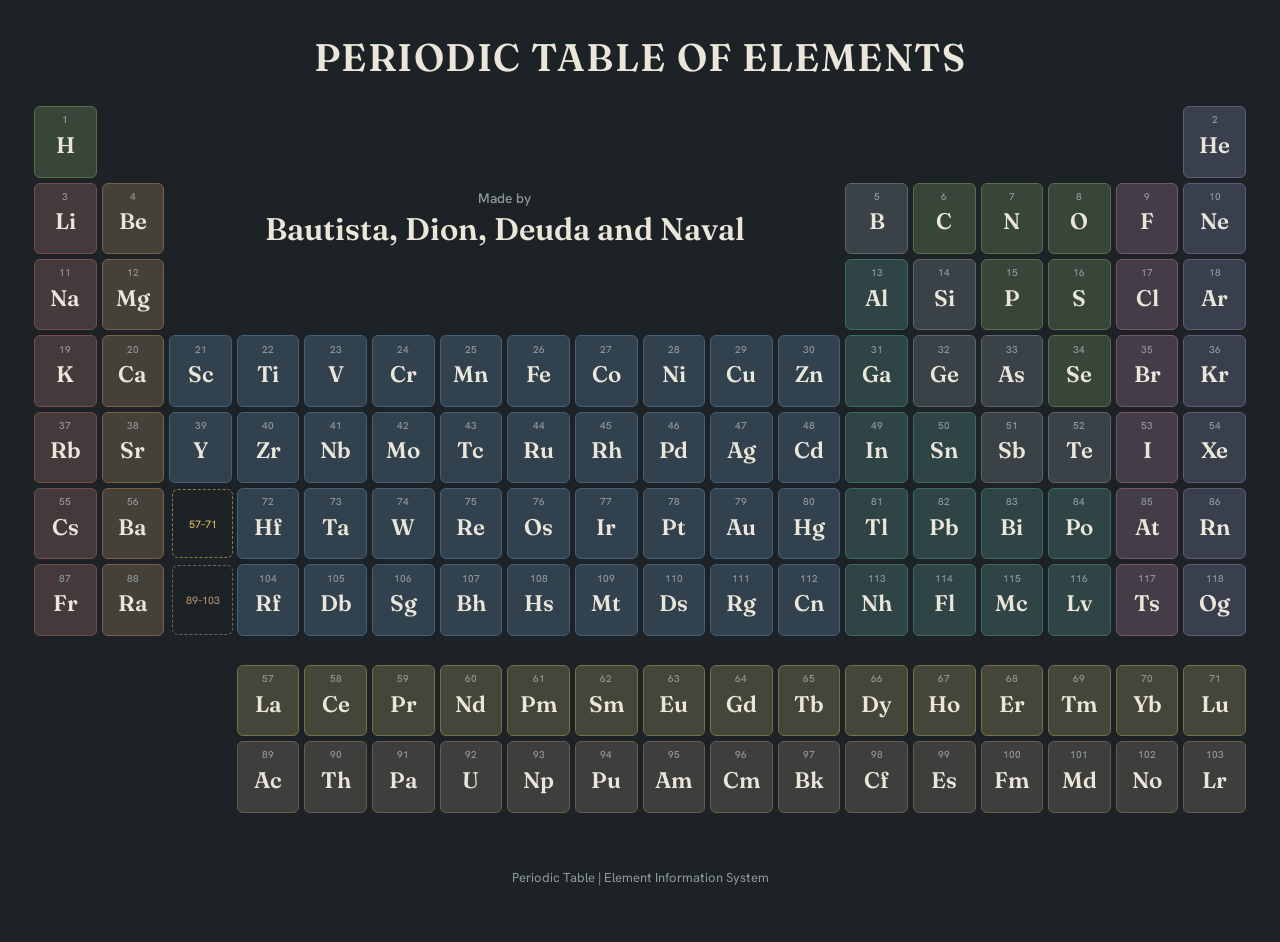
<file: theindex.html>
<!DOCTYPE html>
<html lang="en">
<head>
    <meta charset="UTF-8">
    <meta name="viewport" content="width=device-width, initial-scale=1.0">
    <title>Periodic Table of Elements</title>

    <link rel="stylesheet" href="style.css">
</head>

<body>

    <h1>PERIODIC TABLE OF ELEMENTS</h1>

<div class="periodic-table" id="periodicTable">

    <p class="credit">
        <span>Made by</span>
        Bautista, Dion, Deuda and Naval
    </p>

</div>

    <div class="footer">
        Periodic Table | Element Information System
    </div>

    <!-- <script>
        // Ginawa ko nang 118 elements hahahaha
        const elements = [
            // Period 1
            [1, 1, 1], [2, 18, 1],

            // Period 2
            [3, 1, 2], [4, 2, 2],
            [5, 13, 2], [6, 14, 2],
            [7, 15, 2], [8, 16, 2],
            [9, 17, 2], [10, 18, 2],

            // Period 3
            [11, 1, 3], [12, 2, 3],
            [13, 13, 3], [14, 14, 3],
            [15, 15, 3], [16, 16, 3],
            [17, 17, 3], [18, 18, 3],

            // Period 4
            [19, 1, 4], [20, 2, 4],
            [21, 3, 4], [22, 4, 4],
            [23, 5, 4], [24, 6, 4],
            [25, 7, 4], [26, 8, 4],
            [27, 9, 4], [28, 10, 4],
            [29, 11, 4], [30, 12, 4],
            [31, 13, 4], [32, 14, 4],
            [33, 15, 4], [34, 16, 4],
            [35, 17, 4], [36, 18, 4],

            // Period 5
            [37, 1, 5], [38, 2, 5],
            [39, 3, 5], [40, 4, 5],
            [41, 5, 5], [42, 6, 5],
            [43, 7, 5], [44, 8, 5],
            [45, 9, 5], [46, 10, 5],
            [47, 11, 5], [48, 12, 5],
            [49, 13, 5], [50, 14, 5],
            [51, 15, 5], [52, 16, 5],
            [53, 17, 5], [54, 18, 5],

            // Period 6
            [55, 1, 6], [56, 2, 6],
            [72, 4, 6], [73, 5, 6],
            [74, 6, 6], [75, 7, 6],
            [76, 8, 6], [77, 9, 6],
            [78, 10, 6], [79, 11, 6],
            [80, 12, 6], [81, 13, 6],
            [82, 14, 6], [83, 15, 6],
            [84, 16, 6], [85, 17, 6],
            [86, 18, 6],

            // Period 7
            [87, 1, 7], [88, 2, 7],
            [104, 4, 7], [105, 5, 7],
            [106, 6, 7], [107, 7, 7],
            [108, 8, 7], [109, 9, 7],
            [110, 10, 7], [111, 11, 7],
            [112, 12, 7], [113, 13, 7],
            [114, 14, 7], [115, 15, 7],
            [116, 16, 7], [117, 17, 7],
            [118, 18, 7],

            // Lanthanides - Row 8
            [57, 4, 8], [58, 5, 8],
            [59, 6, 8], [60, 7, 8],
            [61, 8, 8], [62, 9, 8],
            [63, 10, 8], [64, 11, 8],
            [65, 12, 8], [66, 13, 8],
            [67, 14, 8], [68, 15, 8],
            [69, 16, 8], [70, 17, 8],
            [71, 18, 8],

            // Actinides - Row 9
            [89, 4, 9], [90, 5, 9],
            [91, 6, 9], [92, 7, 9],
            [93, 8, 9], [94, 9, 9],
            [95, 10, 9], [96, 11, 9],
            [97, 12, 9], [98, 13, 9],
            [99, 14, 9], [100, 15, 9],
            [101, 16, 9], [102, 17, 9],
            [103, 18, 9]
        ];

        const table = document.getElementById("periodicTable");

        elements.forEach(([number, column, row]) => {

            const box = document.createElement("div");
            box.className = "element";

            box.style.gridColumn = column;
            box.style.gridRow = row;

            // dito for elements infos (repeat niyo lang) 
            if (column >= 15) {
                box.classList.add("popup-left");
            }

            box.innerHTML = `
                <div class="element-info">

                    <h3>Element Information</h3>

                    <div class="element-picture">
                        Element Picture
                    </div>

                    <p>Element Name:</p>
                    <p>Symbol:</p>
                    <p>Atomic Number: ${number}</p>
                    <p>Atomic Mass:</p>
                    <p>Description:</p>

                </div>
            `;

            table.appendChild(box);

        });

    </script> -->

    <script src="script.js"></script>
</body>
</html>
</file>
<file: style.css>
@import url("https://fonts.googleapis.com/css2?family=Fraunces:wght@600;700&family=Hanken+Grotesk:wght@400;500;600&display=swap");

:root {
    --ground: #1c2226;
    --panel: #252d32;
    --line: #36424a;
    --chalk: #ebe6da;
    --muted: #8f9a9f;

    /* element categories */
    --alkali: #e8776a;
    --alkaline: #eda35a;
    --transition: #6fa8dc;
    --post: #5bbfa8;
    --metalloid: #a8b3b8;
    --nonmetal: #9ccc65;
    --halogen: #e58fb5;
    --noble: #a99bdc;
    --lanthanide: #e6cc5c;
    --actinide: #c49a72;

    --serif: "Fraunces", Georgia, "Times New Roman", serif;
    --sans: "Hanken Grotesk", system-ui, -apple-system, "Segoe UI", sans-serif;
}

*,
*::before,
*::after {
    box-sizing: border-box;
}

body {
    margin: 0;
    padding: 36px 24px 56px;
    background: var(--ground);
    color: var(--chalk);
    font-family: var(--sans);
    overflow-x: auto;
}

h1 {
    margin: 0;
    text-align: center;
    font: 600 clamp(1.5rem, 3vw, 2.4rem) / 1.1 var(--serif);
    letter-spacing: 0.04em;
    color: var(--chalk);
}

.legend {
    display: flex;
    flex-wrap: wrap;
    justify-content: center;
    gap: 8px 18px;
    max-width: 880px;
    margin: 18px auto 0;
    padding: 0 12px;
    font-size: 13px;
    color: var(--muted);
}

.legend span {
    display: inline-flex;
    align-items: center;
    gap: 7px;
}

.legend span::before {
    content: "";
    width: 12px;
    height: 12px;
    border-radius: 3px;
    background: var(--c);
}

.lg-alkali { --c: var(--alkali); }
.lg-alkaline { --c: var(--alkaline); }
.lg-transition { --c: var(--transition); }
.lg-post { --c: var(--post); }
.lg-metalloid { --c: var(--metalloid); }
.lg-nonmetal { --c: var(--nonmetal); }
.lg-halogen { --c: var(--halogen); }
.lg-noble { --c: var(--noble); }
.lg-lanthanide { --c: var(--lanthanide); }
.lg-actinide { --c: var(--actinide); }

.periodic-table {
    --w: clamp(34px, calc((100vw - 153px) / 18), 68px);
    --h: calc(var(--w) * 1.14);

    display: grid;
    grid-template-columns: repeat(18, var(--w));
    grid-template-rows: repeat(9, var(--h));
    gap: 5px;
    justify-content: center;
    width: max-content;
    margin: 28px auto 80px;
}

.credit {
    grid-column: 3 / 13;
    grid-row: 1 / 4;
    align-self: center;
    margin: 0;
    text-align: center;
    font: 600 calc(var(--w) * 0.5) / 1.15 var(--serif);
    color: var(--chalk);
    pointer-events: none;
}

.credit span {
    display: block;
    margin-bottom: 4px;
    font: 500 max(11px, calc(var(--w) * 0.22)) var(--sans);
    color: var(--muted);
}

.element {
    --c: var(--transition);
    position: relative;
    min-width: 0;
    cursor: pointer;
    background: var(--panel);
    background: color-mix(in srgb, var(--c) 16%, var(--panel));
    border: 1px solid var(--line);
    border: 1px solid color-mix(in srgb, var(--c) 42%, var(--panel));
    border-radius: 6px;
    transition: transform 0.14s ease, border-color 0.14s ease, background-color 0.14s ease;
}

.element:hover,
.element.open {
    transform: translateY(-3px);
    z-index: 20;
    border-color: var(--c);
    background: color-mix(in srgb, var(--c) 28%, var(--panel));
}

.element.open {
    z-index: 30;
}

.element > div:not(.element-info) {
    padding-top: calc(var(--w) * 0.1) !important;
    line-height: 1;
}

.element > div:not(.element-info) > div:first-child {
    font: 500 max(8px, calc(var(--w) * 0.16)) var(--sans) !important;
    color: var(--muted) !important;
}

.element > div:not(.element-info) > div:last-child {
    margin-top: calc(var(--w) * 0.12);
    font: 600 calc(var(--w) * 0.36) / 1 var(--serif) !important;
    color: var(--chalk) !important;
}

.element:hover > div:not(.element-info) > div:last-child,
.element.open > div:not(.element-info) > div:last-child {
    color: var(--c) !important;
}

.element:is(:nth-of-type(3), :nth-of-type(11), :nth-of-type(19), :nth-of-type(37), :nth-of-type(55), :nth-of-type(87)) {
    --c: var(--alkali);
}

.element:is(:nth-of-type(4), :nth-of-type(12), :nth-of-type(20), :nth-of-type(38), :nth-of-type(56), :nth-of-type(88)) {
    --c: var(--alkaline);
}

.element:is(
    :nth-of-type(n+21):nth-of-type(-n+30),
    :nth-of-type(n+39):nth-of-type(-n+48),
    :nth-of-type(n+72):nth-of-type(-n+80),
    :nth-of-type(n+104):nth-of-type(-n+112)
) {
    --c: var(--transition);
}

.element:is(:nth-of-type(13), :nth-of-type(31), :nth-of-type(49), :nth-of-type(50),
            :nth-of-type(n+81):nth-of-type(-n+84), :nth-of-type(n+113):nth-of-type(-n+116)) {
    --c: var(--post);
}

.element:is(:nth-of-type(5), :nth-of-type(14), :nth-of-type(32), :nth-of-type(33), :nth-of-type(51), :nth-of-type(52)) {
    --c: var(--metalloid);
}

.element:is(:nth-of-type(1), :nth-of-type(6), :nth-of-type(7), :nth-of-type(8),
            :nth-of-type(15), :nth-of-type(16), :nth-of-type(34)) {
    --c: var(--nonmetal);
}

.element:is(:nth-of-type(9), :nth-of-type(17), :nth-of-type(35), :nth-of-type(53), :nth-of-type(85), :nth-of-type(117)) {
    --c: var(--halogen);
}

.element:is(:nth-of-type(2), :nth-of-type(10), :nth-of-type(18), :nth-of-type(36),
            :nth-of-type(54), :nth-of-type(86), :nth-of-type(118)) {
    --c: var(--noble);
}

.element:nth-of-type(n+57):nth-of-type(-n+71) {
    --c: var(--lanthanide);
}

.element:nth-of-type(n+89):nth-of-type(-n+103) {
    --c: var(--actinide);
}

.element:is(:nth-of-type(n+57):nth-of-type(-n+71), :nth-of-type(n+89):nth-of-type(-n+103)) {
    top: 24px;
}

.element:is(:nth-of-type(n+57):nth-of-type(-n+71), :nth-of-type(n+89):nth-of-type(-n+103)) .element-info {
    top: auto;
    bottom: 0;
}

.element:nth-of-type(72)::before,
.element:nth-of-type(104)::before {
    position: absolute;
    top: 0;
    right: calc(100% + 5px);
    width: 100%;
    height: 100%;
    display: flex;
    align-items: center;
    justify-content: center;
    font-size: max(8px, calc(var(--w) * 0.17));
    color: var(--x);
    border: 1px dashed color-mix(in srgb, var(--x) 55%, transparent);
    border-radius: 6px;
    pointer-events: none;
}

.element:nth-of-type(72)::before {
    content: "57–71";
    --x: var(--lanthanide);
}

.element:nth-of-type(104)::before {
    content: "89–103";
    --x: var(--actinide);
}

.element-info {
    display: none;
    position: absolute;
    top: 0;
    left: calc(100% + 12px);
    width: 240px;
    padding: 14px 16px 16px;
    background: var(--panel);
    border: 1px solid var(--c);
    border-top-width: 4px;
    border-radius: 10px;
    box-shadow: 0 18px 36px rgba(0, 0, 0, 0.45);
    color: var(--chalk);
    pointer-events: none;
    animation: reveal 0.12s ease-out;
}

.element.open .element-info {
    display: block;
}

.element.popup-left .element-info {
    left: auto;
    right: calc(100% + 12px);
}

@keyframes reveal {
    from { opacity: 0; }
    to { opacity: 1; }
}

.element-info h3 {
    margin: 0 0 10px;
    font: 500 12px var(--sans);
    text-align: left;
    color: var(--muted);
}

.element-picture {
    height: 104px;
    margin-bottom: 10px;
    border: none;
    border-radius: 6px;
    background: var(--line);
    background: color-mix(in srgb, var(--c) 16%, var(--panel));
}

.element-picture span {
    font: 700 56px / 1 var(--serif) !important;
    color: var(--c) !important;
}

.element-info p {
    margin: 0;
    padding: 6px 0;
    border-top: 1px solid var(--line);
    font-size: 12.5px;
    line-height: 1.4;
}

.element-info p:nth-of-type(1) {
    border-top: none;
    font-size: 15px;
    font-weight: 600;
}

.element-info p:last-child {
    color: var(--muted);
    line-height: 1.5;
}

.footer {
    margin-top: 40px;
    text-align: center;
    font-size: 13px;
    color: var(--muted);
}

@media (max-width: 760px) {
    body {
        padding: 24px 12px 40px;
    }

    .periodic-table {
        justify-content: start;
        margin-left: 0;
    }
}

@media (prefers-reduced-motion: reduce) {
    .element,
    .element-info {
        transition: none;
        animation: none;
    }
}
</file>
